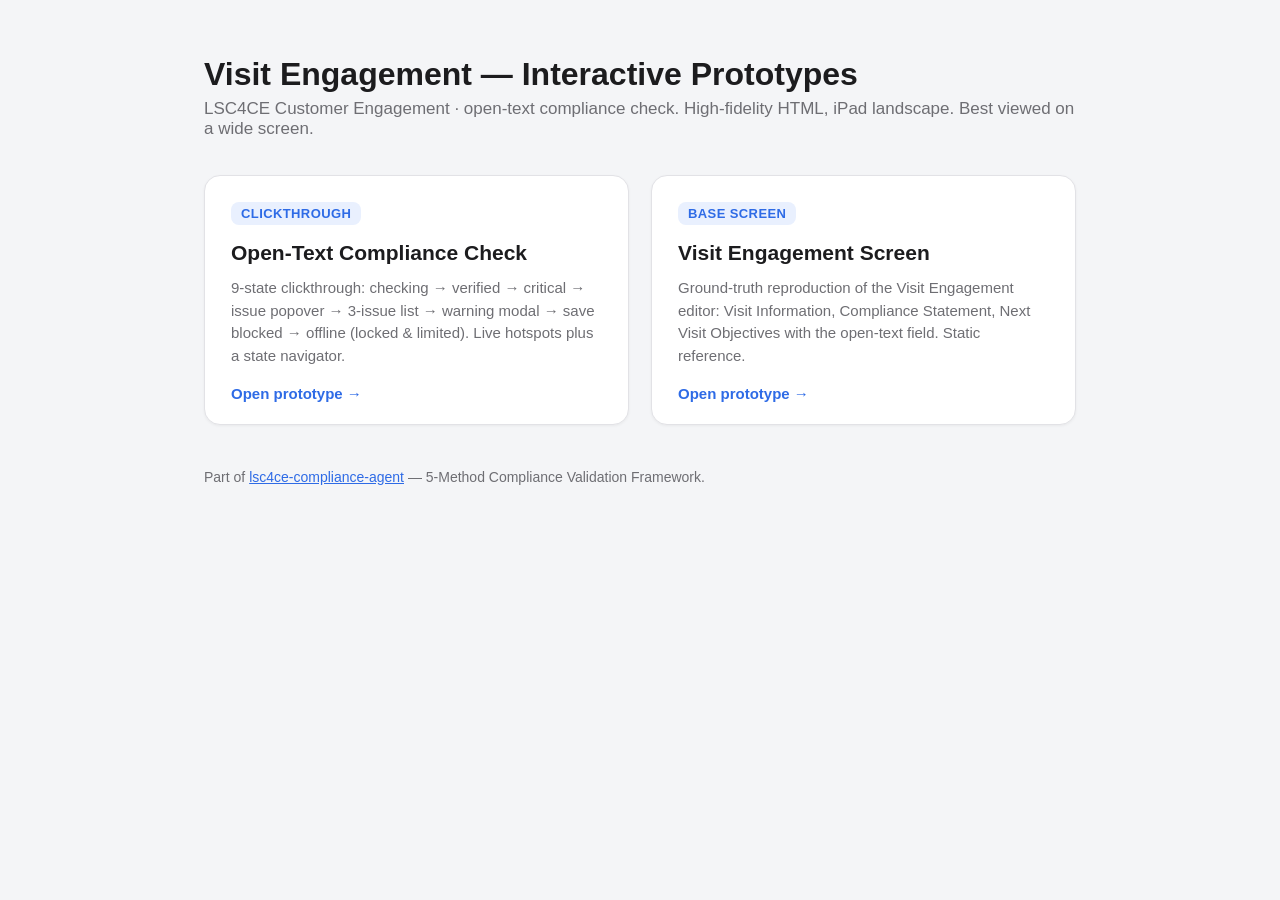
<file: docs/prototypes/index.html>
<!DOCTYPE html>
<html lang="en">
<head>
<meta charset="UTF-8" />
<meta name="viewport" content="width=device-width, initial-scale=1.0" />
<title>LSC4CE — Visit Engagement Prototypes</title>
<style>
  :root { --blue:#2E6BE6; --ink:#1C1C1E; --muted:#6E6E73; --card:#fff; --bg:#F4F5F7; --border:#E2E2E6; }
  * { box-sizing:border-box; }
  body { margin:0; background:var(--bg); color:var(--ink);
    font-family:-apple-system,BlinkMacSystemFont,"SF Pro Text","Helvetica Neue",Arial,sans-serif; }
  .wrap { max-width:920px; margin:0 auto; padding:56px 24px 80px; }
  h1 { font-size:32px; margin:0 0 6px; }
  .sub { color:var(--muted); font-size:17px; margin:0 0 36px; }
  .grid { display:grid; grid-template-columns:1fr 1fr; gap:22px; }
  @media (max-width:720px){ .grid { grid-template-columns:1fr; } }
  .card { background:var(--card); border:1px solid var(--border); border-radius:16px; padding:26px 26px 22px;
    text-decoration:none; color:inherit; display:flex; flex-direction:column; gap:10px;
    box-shadow:0 1px 3px rgba(0,0,0,.05); transition:.15s; }
  .card:hover { box-shadow:0 8px 24px rgba(0,0,0,.10); transform:translateY(-2px); border-color:#cfd3da; }
  .tag { align-self:flex-start; font-size:13px; font-weight:700; letter-spacing:.4px; text-transform:uppercase;
    color:var(--blue); background:#E9F0FE; padding:4px 10px; border-radius:8px; }
  .card h2 { font-size:21px; margin:6px 0 2px; }
  .card p { font-size:15px; color:var(--muted); line-height:1.5; margin:0; }
  .card .go { margin-top:8px; color:var(--blue); font-weight:600; font-size:15px; }
  footer { margin-top:44px; color:var(--muted); font-size:14px; }
  footer a { color:var(--blue); }
</style>
</head>
<body>
  <div class="wrap">
    <h1>Visit Engagement — Interactive Prototypes</h1>
    <p class="sub">LSC4CE Customer Engagement · open-text compliance check. High-fidelity HTML, iPad landscape. Best viewed on a wide screen.</p>
    <div class="grid">
      <a class="card" href="visit-engagement-compliance-clickthrough.html">
        <span class="tag">Clickthrough</span>
        <h2>Open-Text Compliance Check</h2>
        <p>9-state clickthrough: checking → verified → critical → issue popover → 3-issue list → warning modal → save blocked → offline (locked & limited). Live hotspots plus a state navigator.</p>
        <span class="go">Open prototype →</span>
      </a>
      <a class="card" href="visit-engagement.html">
        <span class="tag">Base screen</span>
        <h2>Visit Engagement Screen</h2>
        <p>Ground-truth reproduction of the Visit Engagement editor: Visit Information, Compliance Statement, Next Visit Objectives with the open-text field. Static reference.</p>
        <span class="go">Open prototype →</span>
      </a>
    </div>
    <footer>
      Part of <a href="../../">lsc4ce-compliance-agent</a> — 5-Method Compliance Validation Framework.
    </footer>
  </div>
</body>
</html>
</file>
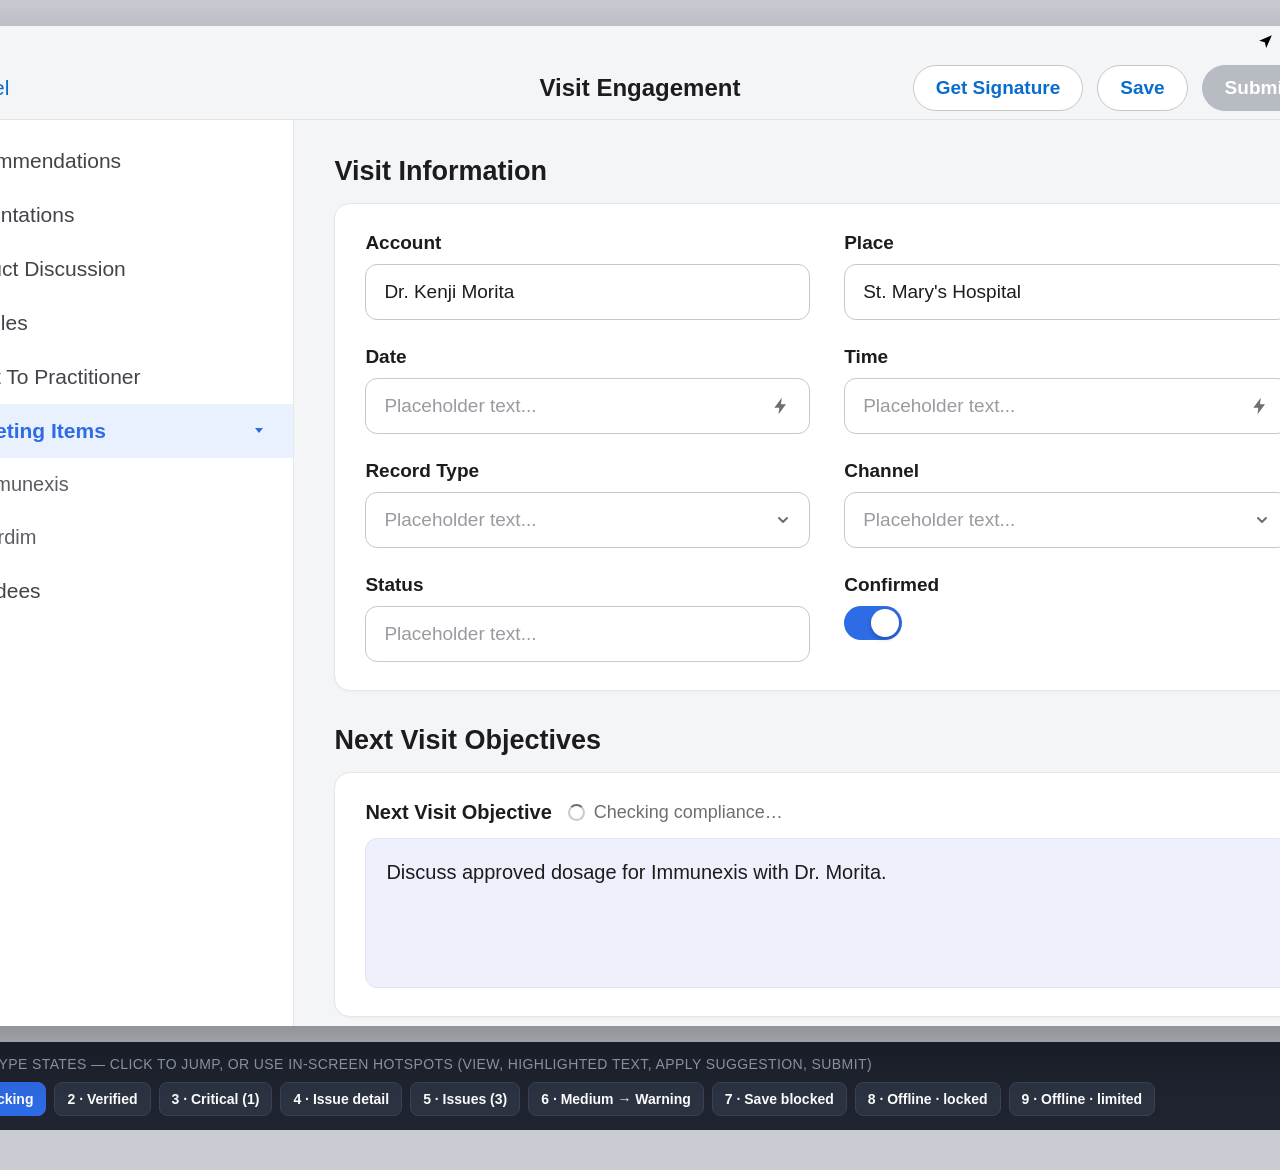
<file: docs/prototypes/visit-engagement-compliance-clickthrough.html>
<!DOCTYPE html>
<html lang="en">
<head>
<meta charset="UTF-8" />
<meta name="viewport" content="width=device-width, initial-scale=1.0" />
<title>LSC4CE — Visit Engagement · Open-Text Compliance Clickthrough</title>
<!--
  Clickthrough prototype: Open-text Compliance Check on the Next Visit Objective field.
  Built on the existing Visit Engagement prototype shell; states match the attached
  design-guidance mockups. iPad landscape, light appearance.

  States: checking → verified → critical (1) → popover → issues (3) → medium+warning
  modal → save-blocked → offline-locked → offline-limited.
  Use the "Prototype states" bar under the device, or click real hotspots
  (View, highlighted text, Apply Suggestion, Submit/Save, error close).
-->
<style>
  :root {
    --bg:#F4F5F7; --card:#FFFFFF; --title:#1C1C1E; --text:#1C1C1E;
    --label:#1C1C1E; --muted:#8A8A8E; --border:#C7C7CC;
    --blue:#2E6BE6; --blue-ink:#0A6CCB;
    --crit:#C62033; --crit-bg:#FBE0E4; --crit-band:#FDECEE;
    --med:#B9770E; --med-bg:#FCEBD0;
    --low:#9A7B12; --low-bg:#FBF3C9;
    --green:#1E9E5A;
    --radius-card:16px; --radius-ctl:12px;
  }
  * { box-sizing:border-box; -webkit-font-smoothing:antialiased; }
  html,body { margin:0; padding:0; background:#c9ccd3;
    font-family:-apple-system,BlinkMacSystemFont,"SF Pro Text","SF Pro Display","Helvetica Neue",Arial,sans-serif;
    color:var(--text); }
  .stage { display:flex; flex-direction:column; align-items:center; padding:26px 18px 40px; gap:16px; }

  .screen { width:1440px; height:1000px; background:var(--bg); border-radius:14px;
    overflow:hidden; position:relative; display:flex; flex-direction:column;
    box-shadow:0 24px 60px rgba(0,0,0,.35); }

  /* Status bar */
  .statusbar { height:30px; flex:0 0 auto; display:flex; align-items:center; justify-content:space-between;
    padding:0 22px 0 26px; font-size:15px; font-weight:600; color:#000; }
  .statusbar .right { display:flex; align-items:center; gap:8px; }

  /* Offline bar */
  .offline-bar { display:none; height:40px; flex:0 0 auto; align-items:center; justify-content:center; gap:10px;
    background:#1C1C1E; color:#fff; font-size:17px; font-weight:500; }
  .offline-bar.show { display:flex; }

  /* Nav bar */
  .navbar { flex:0 0 auto; height:64px; display:grid; grid-template-columns:1fr auto 1fr; align-items:center;
    padding:0 24px; background:var(--bg); border-bottom:1px solid #E2E2E6; }
  .nav-cancel { justify-self:start; color:var(--blue-ink); font-size:21px; cursor:pointer; }
  .nav-title { justify-self:center; font-size:24px; font-weight:700; color:var(--title); }
  .nav-actions { justify-self:end; display:flex; align-items:center; gap:14px; }
  .btn { display:inline-flex; align-items:center; gap:8px; height:46px; padding:0 22px;
    border-radius:23px; font-size:19px; font-weight:600; cursor:pointer; border:1.5px solid var(--pill,#C6C6CB); background:var(--card); }
  .btn.outline { color:var(--blue-ink); border-color:#C6C6CB; }
  .btn.filled { background:var(--blue); border-color:var(--blue); color:#fff; }
  .btn.disabled { color:#B0B4BB !important; background:#EDEDF0 !important; border-color:#E2E2E6 !important; cursor:default; }
  .btn.filled.disabled { color:#fff !important; background:#B7BBC2 !important; border-color:#B7BBC2 !important; }
  .btn .caret { display:inline-block; }

  /* Top error banner */
  .topbanner { display:none; align-items:center; gap:12px; background:var(--crit-band);
    color:var(--crit); font-size:19px; font-weight:600; padding:16px 24px; }
  .topbanner.show { display:flex; }
  .topbanner .x { margin-left:auto; cursor:pointer; color:var(--crit); font-size:22px; line-height:1; }

  /* Content */
  .content-row { flex:1 1 auto; display:flex; min-height:0; }
  .sidebar { flex:0 0 26%; max-width:26%; background:var(--card); border-right:1px solid #E8E8EC;
    padding:14px 0; overflow-y:auto; }
  .nav-item { display:flex; align-items:center; padding:15px 26px; font-size:21px; color:#43434A; cursor:pointer; }
  .nav-item.sub { padding-left:52px; font-size:20px; color:#5c5c62; }
  .nav-item.active { background:#E9F0FE; color:var(--blue); font-weight:700; }
  .nav-item .sp { margin-left:auto; }

  .main { flex:1 1 auto; overflow-y:auto; padding:26px 40px 60px; min-width:0; position:relative; }
  .section-row { display:flex; align-items:center; margin:10px 0 16px; }
  .section-title { font-size:27px; font-weight:700; color:var(--title); }
  .section-badge { margin-left:auto; }

  .card { background:var(--card); border:1px solid #E6E6EA; border-radius:var(--radius-card);
    box-shadow:0 1px 3px rgba(0,0,0,.04); padding:28px 30px; margin-bottom:34px; }

  /* Field grid */
  .grid { display:grid; grid-template-columns:1fr 1fr; gap:26px 34px; }
  .field { display:flex; flex-direction:column; gap:10px; }
  .field .flabel { font-size:19px; font-weight:700; color:var(--label); }
  .input { height:56px; border:1.5px solid var(--border); border-radius:var(--radius-ctl);
    background:var(--card); display:flex; align-items:center; padding:0 18px; font-size:19px; color:var(--text); }
  .input .ph { color:#9A9AA0; }
  .input .trail { margin-left:auto; color:#6E6E73; display:inline-flex; }
  .toggle { width:58px; height:34px; border-radius:17px; background:var(--blue); position:relative; }
  .toggle .knob { position:absolute; top:3px; right:3px; width:28px; height:28px; border-radius:50%;
    background:#fff; box-shadow:0 2px 4px rgba(0,0,0,.25); }

  /* Next Visit Objective */
  .nvo-head { display:flex; align-items:center; gap:16px; margin-bottom:14px; }
  .nvo-label { font-size:20px; font-weight:700; color:var(--title); }
  #nviStatus { display:inline-flex; align-items:center; gap:8px; font-size:18px; }

  .ta-wrap { position:relative; }
  .textarea { min-height:150px; border:1.5px solid var(--border); border-radius:var(--radius-ctl);
    background:var(--card); padding:18px 20px; font-size:20px; line-height:1.5; color:var(--text); }
  .textarea.tinted { background:#EEF1FB; border-color:#DfE4F5; }
  .textarea .ph { color:#9A9AA0; }
  .textarea.locked { background:#F3F3F5; color:#9A9AA0; }
  .lock-overlay { position:absolute; inset:0; display:none; flex-direction:column; align-items:center;
    justify-content:center; gap:6px; text-align:center; }
  .lock-overlay.show { display:flex; }
  .lock-overlay .l1 { display:inline-flex; align-items:center; gap:10px; font-size:20px; font-weight:700; color:#4a4a4f; }
  .lock-overlay .l2 { font-size:16px; color:#8A8A8E; }

  /* highlight spans */
  .hl-critical { background:#FCE4E7; border-bottom:2px solid var(--crit); border-radius:3px; padding:0 2px; }
  .hl-medium   { background:#FBE7C6; border-bottom:2px solid #E0902A; border-radius:3px; padding:0 2px; }
  .hl-low      { background:#FBF3C9; border-bottom:2px solid #C9A227; border-radius:3px; padding:0 2px; }
  .hl-critical { cursor:pointer; }
  .hl-boldred  { color:var(--crit); font-weight:700; }

  /* severity pills */
  .pill { display:inline-flex; align-items:center; gap:7px; height:34px; padding:0 14px; border-radius:17px;
    font-size:17px; font-weight:700; }
  .pill-crit { background:var(--crit-bg); color:var(--crit); }
  .pill-med  { background:var(--med-bg); color:var(--med); }
  .pill-low  { background:var(--low-bg); color:var(--low); }
  .pill-gray { background:#ECECEE; color:#4a4a4f; }
  .pill-offline { background:var(--low-bg); color:#8a6d0f; }
  .badge-verified { color:var(--green); font-weight:700; display:inline-flex; align-items:center; gap:8px; }
  .badge-checking { color:#6E6E73; display:inline-flex; align-items:center; gap:9px; }
  .spinner { width:17px; height:17px; border:2.5px solid #C9C9CE; border-top-color:#6E6E73; border-radius:50%;
    animation:spin .8s linear infinite; }
  @keyframes spin { to { transform:rotate(360deg); } }

  /* alert */
  .alert { margin-top:18px; background:var(--crit-band); border-left:5px solid var(--crit);
    border-radius:12px; padding:16px 20px; }
  .alert-head { display:flex; align-items:center; gap:12px; }
  .alert-head .msg { color:var(--crit); font-weight:700; font-size:19px; }
  .alert-head .ctrls { margin-left:auto; display:flex; align-items:center; gap:14px; }
  .view-btn { border:1.5px solid var(--crit); color:var(--crit); border-radius:18px; height:36px;
    padding:0 18px; font-size:17px; font-weight:600; background:transparent; cursor:pointer; }
  .alert-chev { cursor:pointer; color:var(--crit); display:inline-flex; }
  .alert-list { margin-top:14px; display:none; flex-direction:column; gap:14px; }
  .alert-list.show { display:flex; }
  .alert-row { display:flex; align-items:center; gap:16px; }
  .alert-row .desc { font-size:18px; }
  .alert-row.crit .desc { color:var(--crit); }
  .alert-row.med .desc  { color:var(--med); }
  .alert-row.low .desc  { color:var(--low); }
  .alert.flat { border-left-color:var(--crit); }
  .alert.flat .plain { color:var(--crit); font-weight:700; font-size:19px; }

  /* popover */
  .popover { display:none; position:absolute; top:150px; left:40px; width:660px; z-index:40;
    background:#fff; border-radius:16px; box-shadow:0 18px 50px rgba(0,0,0,.28); padding:22px 24px; }
  .popover.show { display:block; }
  .popover .pv-title { font-size:22px; font-weight:700; margin:14px 0 10px; }
  .popover .pv-desc { font-size:18px; color:#4a4a4f; line-height:1.45; }
  .popover .pv-doc { display:inline-flex; align-items:center; gap:9px; margin-top:14px; color:var(--blue-ink);
    font-size:18px; font-weight:600; text-decoration:none; }
  .popover .pv-actions { display:flex; align-items:center; gap:22px; margin-top:20px; }

  /* modal */
  .scrim { display:none; position:absolute; inset:0; background:rgba(0,0,0,.38); z-index:60;
    align-items:center; justify-content:center; }
  .scrim.show { display:flex; }
  .modal { width:560px; background:#fff; border-radius:22px; padding:36px 40px; text-align:center;
    box-shadow:0 30px 80px rgba(0,0,0,.35); }
  .modal .ic { width:78px; height:78px; border-radius:50%; background:#FCE8CF; display:flex; align-items:center;
    justify-content:center; margin:0 auto 20px; }
  .modal .m-title { font-size:26px; font-weight:700; }
  .modal .m-body { font-size:19px; color:#4a4a4f; line-height:1.5; margin:14px 0 8px; }
  .modal hr { border:none; border-top:1px solid #ECECEF; margin:22px 0; }
  .modal .m-btn { display:block; width:100%; height:58px; border-radius:14px; font-size:20px; font-weight:700;
    cursor:pointer; margin-top:14px; border:1.5px solid transparent; }
  .modal .m-btn.primary { background:var(--blue); color:#fff; }
  .modal .m-btn.ghost { background:#fff; color:var(--title); border-color:#D6D6DB; }

  /* toast */
  .toast { position:absolute; bottom:34px; left:50%; transform:translateX(-50%) translateY(20px);
    background:#1C1C1E; color:#fff; padding:15px 26px; border-radius:14px; font-size:18px; font-weight:600;
    opacity:0; transition:.25s; z-index:80; }
  .toast.show { opacity:1; transform:translateX(-50%) translateY(0); }

  /* navigator */
  .navigator { width:1440px; background:#1f2430; color:#fff; border-radius:12px; padding:14px 18px; }
  .navigator .nv-title { font-size:14px; letter-spacing:.4px; text-transform:uppercase; color:#9aa3b2; margin-bottom:10px; }
  .navigator .chips { display:flex; flex-wrap:wrap; gap:8px; }
  .navigator .chip { background:#2c3342; color:#dfe4ee; border:1px solid #3a4356; border-radius:8px;
    padding:8px 12px; font-size:14px; cursor:pointer; }
  .navigator .chip b { color:#fff; }
  .navigator .chip.active { background:var(--blue); border-color:var(--blue); color:#fff; }

  .main::-webkit-scrollbar,.sidebar::-webkit-scrollbar { width:9px; }
  .main::-webkit-scrollbar-thumb,.sidebar::-webkit-scrollbar-thumb { background:rgba(0,0,0,.16); border-radius:5px; }
</style>
</head>
<body>
<div class="stage">
  <div class="screen" id="screen">

    <!-- status bar -->
    <div class="statusbar">
      <span>9:41</span>
      <span class="right">
        <svg width="17" height="17" viewBox="0 0 24 24"><path d="M3 11l18-8-8 18-2-8-8-2z" fill="#000"/></svg>
        <svg width="20" height="15" viewBox="0 0 20 15"><path d="M10 14l2.2-2.6a3 3 0 0 0-4.4 0L10 14zm0-6.2a7 7 0 0 1 5 2.1l1.5-1.7a9.3 9.3 0 0 0-13 0L5 9.9a7 7 0 0 1 5-2.1zM10 2A13 13 0 0 0 .8 5.9L2.3 7.6a10.7 10.7 0 0 1 15.4 0l1.5-1.7A13 13 0 0 0 10 2z" fill="#000"/></svg>
        <svg width="28" height="14" viewBox="0 0 28 14"><rect x="1" y="1" width="23" height="12" rx="3" fill="none" stroke="#000" stroke-opacity=".4"/><rect x="3" y="3" width="17" height="8" rx="1.5" fill="#000"/><rect x="25" y="4.5" width="2" height="5" rx="1" fill="#000" fill-opacity=".4"/></svg>
      </span>
    </div>

    <!-- offline bar -->
    <div class="offline-bar" id="offlineBar">
      <svg width="20" height="20" viewBox="0 0 24 24" fill="none" stroke="#fff" stroke-width="2"><circle cx="12" cy="12" r="9"/><path d="M8 8l8 8M16 8l-8 8" stroke-linecap="round"/></svg>
      Offline — some features unavailable
    </div>

    <!-- nav bar -->
    <div class="navbar">
      <span class="nav-cancel">Cancel</span>
      <span class="nav-title">Visit Engagement</span>
      <span class="nav-actions">
        <span class="btn outline" id="getSig">Get Signature</span>
        <span class="btn outline" id="saveBtn" onclick="onSave()">Save</span>
        <span class="btn filled" id="submitBtn" onclick="onSubmit()">Submit
          <span class="caret"><svg width="16" height="16" viewBox="0 0 16 16"><polyline points="4,6 8,10 12,6" fill="none" stroke="#fff" stroke-width="2" stroke-linecap="round" stroke-linejoin="round"/></svg></span>
        </span>
      </span>
    </div>

    <!-- top error banner -->
    <div class="topbanner" id="topBanner">
      <svg width="22" height="22" viewBox="0 0 24 24" fill="none" stroke="#C62033" stroke-width="2"><path d="M12 3l9 16H3z" stroke-linejoin="round"/><path d="M12 10v4M12 17h.01" stroke-linecap="round"/></svg>
      <span>We couldn't perform the action because some fields contain errors. Please correct the highlighted fields.</span>
      <span class="x" onclick="document.getElementById('topBanner').classList.remove('show')">&times;</span>
    </div>

    <!-- content -->
    <div class="content-row">
      <aside class="sidebar">
        <div class="nav-item">Recommendations</div>
        <div class="nav-item">Presentations</div>
        <div class="nav-item">Product Discussion</div>
        <div class="nav-item">Samples</div>
        <div class="nav-item">Direct To Practitioner</div>
        <div class="nav-item active">Marketing Items
          <span class="sp"><svg width="16" height="16" viewBox="0 0 16 16"><polygon points="4,6 12,6 8,11" fill="#2E6BE6"/></svg></span>
        </div>
        <div class="nav-item sub">Immunexis</div>
        <div class="nav-item sub">Cordim</div>
        <div class="nav-item">Attendees</div>
      </aside>

      <main class="main">
        <div class="section-row"><span class="section-title">Visit Information</span></div>
        <section class="card">
          <div class="grid">
            <div class="field"><span class="flabel">Account</span>
              <div class="input"><span id="fAccount">Dr. Kenji Morita</span></div></div>
            <div class="field"><span class="flabel">Place</span>
              <div class="input"><span id="fPlace">St. Mary's Hospital</span></div></div>
            <div class="field"><span class="flabel">Date</span>
              <div class="input"><span class="ph">Placeholder text...</span>
                <span class="trail"><svg width="20" height="20" viewBox="0 0 24 24" fill="#6E6E73"><path d="M13 2L4 14h6l-1 8 9-12h-6z"/></svg></span></div></div>
            <div class="field"><span class="flabel">Time</span>
              <div class="input"><span class="ph">Placeholder text...</span>
                <span class="trail"><svg width="20" height="20" viewBox="0 0 24 24" fill="#6E6E73"><path d="M13 2L4 14h6l-1 8 9-12h-6z"/></svg></span></div></div>
            <div class="field"><span class="flabel">Record Type</span>
              <div class="input"><span class="ph">Placeholder text...</span>
                <span class="trail"><svg width="16" height="16" viewBox="0 0 16 16"><polyline points="4,6 8,10 12,6" fill="none" stroke="#6E6E73" stroke-width="2" stroke-linecap="round" stroke-linejoin="round"/></svg></span></div></div>
            <div class="field"><span class="flabel">Channel</span>
              <div class="input"><span class="ph">Placeholder text...</span>
                <span class="trail"><svg width="16" height="16" viewBox="0 0 16 16"><polyline points="4,6 8,10 12,6" fill="none" stroke="#6E6E73" stroke-width="2" stroke-linecap="round" stroke-linejoin="round"/></svg></span></div></div>
            <div class="field"><span class="flabel">Status</span>
              <div class="input"><span class="ph">Placeholder text...</span></div></div>
            <div class="field"><span class="flabel">Confirmed</span>
              <div class="toggle"><span class="knob"></span></div></div>
          </div>
        </section>

        <div class="section-row">
          <span class="section-title">Next Visit Objectives</span>
          <span class="section-badge" id="sectionBadge"></span>
        </div>
        <section class="card" style="position:relative;">
          <div class="nvo-head">
            <span class="nvo-label">Next Visit Objective</span>
            <span id="nviStatus"></span>
          </div>
          <div class="ta-wrap">
            <div class="textarea" id="nvoText"></div>
            <div class="lock-overlay" id="lockOverlay">
              <span class="l1"><svg width="22" height="22" viewBox="0 0 24 24" fill="none" stroke="#4a4a4f" stroke-width="2"><rect x="4" y="10" width="16" height="11" rx="2"/><path d="M8 10V7a4 4 0 0 1 8 0v3"/></svg> Not Connected — compliance validation required</span>
              <span class="l2">When you're back online, this field becomes editable</span>
            </div>
          </div>
          <div id="alertArea"></div>

          <!-- popover -->
          <div class="popover" id="popover">
            <span class="pill pill-crit"><svg width="17" height="17" viewBox="0 0 24 24" fill="none" stroke="#C62033" stroke-width="2"><circle cx="12" cy="12" r="9"/><path d="M12 7v6M12 16h.01" stroke-linecap="round"/></svg> Critical</span>
            <div class="pv-title">Off-label promotion</div>
            <div class="pv-desc">References to off-label uses violate FDA regulations. Consider replacing with: <i>Discuss FDA-approved indications for Immunexis in adults.</i></div>
            <a class="pv-doc">
              <svg width="18" height="18" viewBox="0 0 24 24" fill="none" stroke="#0A6CCB" stroke-width="2"><path d="M6 2h9l5 5v15H6z"/><path d="M14 2v6h6"/></svg>
              SOP-001-2024 — Off-Label Promotion</a>
            <div class="pv-actions">
              <span class="btn filled" onclick="applySuggestion()">Apply Suggestion</span>
              <span style="color:var(--blue-ink);font-size:19px;font-weight:600;cursor:pointer;" onclick="closePopover()">Keep as is</span>
            </div>
          </div>
        </section>
      </main>
    </div>

    <!-- warning modal -->
    <div class="scrim" id="modalScrim">
      <div class="modal">
        <div class="ic"><svg width="40" height="40" viewBox="0 0 24 24" fill="none" stroke="#E8912A" stroke-width="2"><path d="M12 3l9 16H3z" stroke-linejoin="round"/><path d="M12 10v4M12 17h.01" stroke-linecap="round"/></svg></div>
        <div class="m-title">Compliance Warning</div>
        <div class="m-body">1 medium-severity issue was found in your Next Visit Objective. You can save this visit, but this content will be flagged for compliance review.</div>
        <hr/>
        <button class="m-btn primary" onclick="proceedAnyway()">Proceed Anyway</button>
        <button class="m-btn ghost" onclick="closeModal()">Go Back to Edit</button>
      </div>
    </div>

    <div class="toast" id="toast"></div>
  </div>

  <!-- prototype state navigator -->
  <div class="navigator" id="navigator">
    <div class="nv-title">Prototype states — click to jump, or use in-screen hotspots (View, highlighted text, Apply Suggestion, Submit)</div>
    <div class="chips" id="chips"></div>
  </div>
</div>

<script>
const SUGGESTION = "Discuss FDA-approved indications for Immunexis in adults.";

const scenes = {
  checking: {
    label:"1 · Checking",
    status:{type:"checking"}, tint:true,
    text:"Discuss approved dosage for Immunexis with Dr. Morita.",
    submit:"disabled", save:"outline"
  },
  verified: {
    label:"2 · Verified",
    status:{type:"verified"}, tint:true,
    text:"Discuss approved dosage for Immunexis with Dr. Morita.",
    submit:"filled", save:"outline"
  },
  critical1: {
    label:"3 · Critical (1)",
    status:{type:"pill", cls:"pill-crit", text:"1 issue — Critical"},
    text:'Discuss <span class="hl-critical" onclick="openPopover()">off-label</span> use of Immunexis for pediatric patients.',
    alert:{kind:"critical1"}, submit:"disabled", save:"outline"
  },
  popover: {
    label:"4 · Issue detail",
    status:{type:"pill", cls:"pill-crit", text:"1 issue — Critical"},
    text:'Discuss <span class="hl-critical" onclick="openPopover()">off-label</span> use of Immunexis for pediatric patients.',
    alert:{kind:"critical1"}, submit:"disabled", save:"outline", showPopover:true
  },
  issues3: {
    label:"5 · Issues (3)",
    status:{type:"pill", cls:"pill-crit", text:"3 issues — Critical (highest)"},
    text:'Discuss <span class="hl-critical" onclick="openPopover()">off-label</span> use of Immunexis for pediatric patients — it’s the <span class="hl-medium">best drug</span> and works <span class="hl-low">better than</span> any competitor.',
    alert:{kind:"issues3", expanded:true}, submit:"disabled", save:"outline"
  },
  medium1: {
    label:"6 · Medium → Warning",
    status:{type:"pill", cls:"pill-med", text:"1 issue — Medium"},
    text:'Discuss dosage for Immunexis — it’s the <span class="hl-medium">best drug</span> available.',
    alert:{kind:"medium1"}, submit:"filled", save:"outline"
  },
  saveblocked: {
    label:"7 · Save blocked",
    topBanner:true,
    sectionBadge:{cls:"pill-crit", text:"1 issue — Critical", icon:"warn"},
    status:{type:"none"},
    text:'Discuss <span class="hl-boldred">off-label</span> use of Immunexis.',
    alert:{kind:"saveblocked"}, submit:"disabled", save:"disabled"
  },
  offlineLocked: {
    label:"8 · Offline · locked",
    offline:true,
    sectionBadge:{cls:"pill-gray", text:"Not Connected", icon:"lock"},
    status:{type:"none"},
    text:'<span class="ph">Describe your plan for the next visit…</span>',
    locked:true, submit:"filled", save:"outline"
  },
  offlineLimited: {
    label:"9 · Offline · limited",
    offline:true,
    sectionBadge:{cls:"pill-offline", text:"Offline mode — limited validation", icon:"offline"},
    status:{type:"none"},
    text:'Discuss <span class="hl-boldred">off-label</span> use of Immunexis.',
    alert:{kind:"offlineLimited"}, submit:"filled", save:"outline"
  }
};

let current = null, checkTimer = null;

function iconSvg(kind){
  if(kind==="warn") return '<svg width="16" height="16" viewBox="0 0 24 24" fill="none" stroke="currentColor" stroke-width="2"><path d="M12 3l9 16H3z" stroke-linejoin="round"/><path d="M12 10v4M12 17h.01" stroke-linecap="round"/></svg>';
  if(kind==="lock") return '<svg width="15" height="15" viewBox="0 0 24 24" fill="none" stroke="currentColor" stroke-width="2"><rect x="4" y="10" width="16" height="11" rx="2"/><path d="M8 10V7a4 4 0 0 1 8 0v3"/></svg>';
  if(kind==="offline") return '<svg width="15" height="15" viewBox="0 0 24 24" fill="none" stroke="currentColor" stroke-width="2"><circle cx="12" cy="12" r="9"/><path d="M8 8l8 8M16 8l-8 8" stroke-linecap="round"/></svg>';
  if(kind==="crit") return '<svg width="16" height="16" viewBox="0 0 24 24" fill="none" stroke="currentColor" stroke-width="2"><circle cx="12" cy="12" r="9"/><path d="M12 7v6M12 16h.01" stroke-linecap="round"/></svg>';
  if(kind==="low") return '<svg width="15" height="15" viewBox="0 0 24 24" fill="none" stroke="currentColor" stroke-width="2"><circle cx="12" cy="12" r="9"/><path d="M12 8h.01M11 12h1v4h1" stroke-linecap="round" stroke-linejoin="round"/></svg>';
  return '';
}

function renderStatus(s){
  const el = document.getElementById('nviStatus');
  if(!s || s.type==="none"){ el.innerHTML=""; return; }
  if(s.type==="checking"){ el.innerHTML='<span class="badge-checking"><span class="spinner"></span> Checking compliance…</span>'; return; }
  if(s.type==="verified"){ el.innerHTML='<span class="badge-verified"><svg width="20" height="20" viewBox="0 0 24 24" fill="none" stroke="#1E9E5A" stroke-width="2"><circle cx="12" cy="12" r="9"/><path d="M8 12l3 3 5-6" stroke-linecap="round" stroke-linejoin="round"/></svg> Verified</span>'; return; }
  if(s.type==="pill"){ el.innerHTML='<span class="pill '+s.cls+'">'+iconSvg(s.cls==="pill-med"?"warn":(s.cls==="pill-low"?"low":"crit"))+' '+s.text+'</span>'; }
}

function renderAlert(a){
  const wrap = document.getElementById('alertArea');
  if(!a){ wrap.innerHTML=""; return; }
  if(a.kind==="critical1"){
    wrap.innerHTML =
      '<div class="alert"><div class="alert-head">'+
        '<svg width="22" height="22" viewBox="0 0 24 24" fill="none" stroke="#C62033" stroke-width="2"><path d="M12 3l9 16H3z" stroke-linejoin="round"/><path d="M12 10v4M12 17h.01" stroke-linecap="round"/></svg>'+
        '<span class="msg">1 issue detected · Highest severity: Critical</span>'+
        '<span class="ctrls"><button class="view-btn" onclick="openPopover()">View</button>'+
        '<span class="alert-chev" onclick="toggleAlert()"><svg width="20" height="20" viewBox="0 0 20 20"><polyline points="5,8 10,13 15,8" fill="none" stroke="#C62033" stroke-width="2" stroke-linecap="round" stroke-linejoin="round"/></svg></span></span>'+
      '</div></div>';
  } else if(a.kind==="issues3"){
    wrap.innerHTML =
      '<div class="alert"><div class="alert-head">'+
        '<span class="msg">3 issues detected · Highest severity: Critical</span>'+
        '<span class="ctrls"><span class="alert-chev" onclick="toggleAlert()"><svg width="20" height="20" viewBox="0 0 20 20"><polyline points="5,12 10,7 15,12" fill="none" stroke="#C62033" stroke-width="2" stroke-linecap="round" stroke-linejoin="round"/></svg></span></span>'+
      '</div>'+
      '<div class="alert-list '+(a.expanded?'show':'')+'" id="alertList">'+
        '<div class="alert-row crit"><span class="pill pill-crit">'+iconSvg("crit")+' Critical</span><span class="desc">Off-label use mentioned in pediatric context.</span></div>'+
        '<div class="alert-row med"><span class="pill pill-med">'+iconSvg("warn")+' Medium</span><span class="desc">Subjective superlative ‘best drug’ used without clinical study ref.</span></div>'+
        '<div class="alert-row low"><span class="pill pill-low">'+iconSvg("low")+' Low</span><span class="desc">Comparison claim ‘better than’ requires head-to-head citation.</span></div>'+
      '</div></div>';
  } else if(a.kind==="medium1"){
    wrap.innerHTML =
      '<div class="alert" style="border-left-color:#E0902A;background:#FDF3E4;"><div class="alert-head">'+
        '<svg width="22" height="22" viewBox="0 0 24 24" fill="none" stroke="#B9770E" stroke-width="2"><path d="M12 3l9 16H3z" stroke-linejoin="round"/><path d="M12 10v4M12 17h.01" stroke-linecap="round"/></svg>'+
        '<span class="msg" style="color:#B9770E;">1 issue detected · Highest severity: Medium</span>'+
        '<span class="ctrls"><button class="view-btn" style="border-color:#B9770E;color:#B9770E;" onclick="showToast(\'Subjective superlative flagged\')">View</button></span>'+
      '</div></div>';
  } else if(a.kind==="saveblocked"){
    wrap.innerHTML = '<div class="alert flat"><span class="plain">1 issue detected · Critical · Save blocked</span></div>';
  } else if(a.kind==="offlineLimited"){
    wrap.innerHTML = '<div class="alert flat"><span class="plain">1 issue detected · Critical</span></div>';
  }
}

function renderSectionBadge(b){
  const el = document.getElementById('sectionBadge');
  if(!b){ el.innerHTML=""; return; }
  el.innerHTML = '<span class="pill '+b.cls+'">'+iconSvg(b.icon)+' '+b.text+'</span>';
}

function setBtn(id, state){
  const el = document.getElementById(id);
  el.classList.remove('outline','filled','disabled');
  if(state==="disabled"){ el.classList.add(id==="submitBtn"?"filled":"outline","disabled"); }
  else { el.classList.add(state); }
}

function goto(key){
  if(checkTimer){ clearTimeout(checkTimer); checkTimer=null; }
  const sc = scenes[key]; if(!sc) return;
  current = key;
  closePopover(); closeModal();

  document.getElementById('offlineBar').classList.toggle('show', !!sc.offline);
  document.getElementById('topBanner').classList.toggle('show', !!sc.topBanner);

  renderStatus(sc.status);
  document.getElementById('nvoText').innerHTML = sc.text || "";
  document.getElementById('nvoText').className = "textarea" + (sc.tint?" tinted":"") + (sc.locked?" locked":"");
  document.getElementById('lockOverlay').classList.toggle('show', !!sc.locked);
  renderAlert(sc.alert);
  renderSectionBadge(sc.sectionBadge);
  setBtn('submitBtn', sc.submit||"filled");
  setBtn('saveBtn', sc.save||"outline");
  if(sc.showPopover) openPopover();

  // active chip
  document.querySelectorAll('.chip').forEach(c=>c.classList.toggle('active', c.dataset.k===key));

  // auto-advance the checking state
  if(key==="checking"){ checkTimer = setTimeout(()=>goto('verified'), 1800); }
}

function openPopover(){ document.getElementById('popover').classList.add('show'); }
function closePopover(){ document.getElementById('popover').classList.remove('show'); }
function toggleAlert(){ const l=document.getElementById('alertList'); if(l) l.classList.toggle('show'); }

function applySuggestion(){
  document.getElementById('nvoText').innerHTML = SUGGESTION;
  closePopover();
  showToast("Suggestion applied");
  setTimeout(()=>goto('checking'), 350);
}

function onSubmit(){
  const sc = scenes[current]; if(!sc || sc.submit==="disabled") return;
  if(current==="verified"){ showToast("Visit submitted for compliance review"); }
  else if(current==="medium1"){ openModal(); }
  else if(current==="offlineLimited"){ showToast("Saved offline — will re-validate when reconnected"); }
  else if(current==="offlineLocked"){ showToast("Reconnect to complete compliance validation"); }
}
function onSave(){
  const sc = scenes[current]; if(!sc || sc.save==="disabled") return;
  if(current==="medium1"){ openModal(); }
  else if(current==="critical1"||current==="issues3"){ goto('saveblocked'); }
  else { showToast("Draft saved"); }
}

function openModal(){ document.getElementById('modalScrim').classList.add('show'); }
function closeModal(){ document.getElementById('modalScrim').classList.remove('show'); }
function proceedAnyway(){ closeModal(); showToast("Saved — flagged for compliance review"); }

let toastTimer=null;
function showToast(msg){
  const t=document.getElementById('toast'); t.textContent=msg; t.classList.add('show');
  if(toastTimer) clearTimeout(toastTimer);
  toastTimer=setTimeout(()=>t.classList.remove('show'), 2200);
}

// build navigator chips
const chips = document.getElementById('chips');
Object.keys(scenes).forEach(k=>{
  const c=document.createElement('span'); c.className='chip'; c.dataset.k=k;
  c.innerHTML='<b>'+scenes[k].label+'</b>'; c.onclick=()=>goto(k); chips.appendChild(c);
});

// initial scene (supports ?s=key for screenshotting)
const params = new URLSearchParams(location.search);
goto(params.get('s') && scenes[params.get('s')] ? params.get('s') : 'checking');
</script>
</body>
</html>
</file>
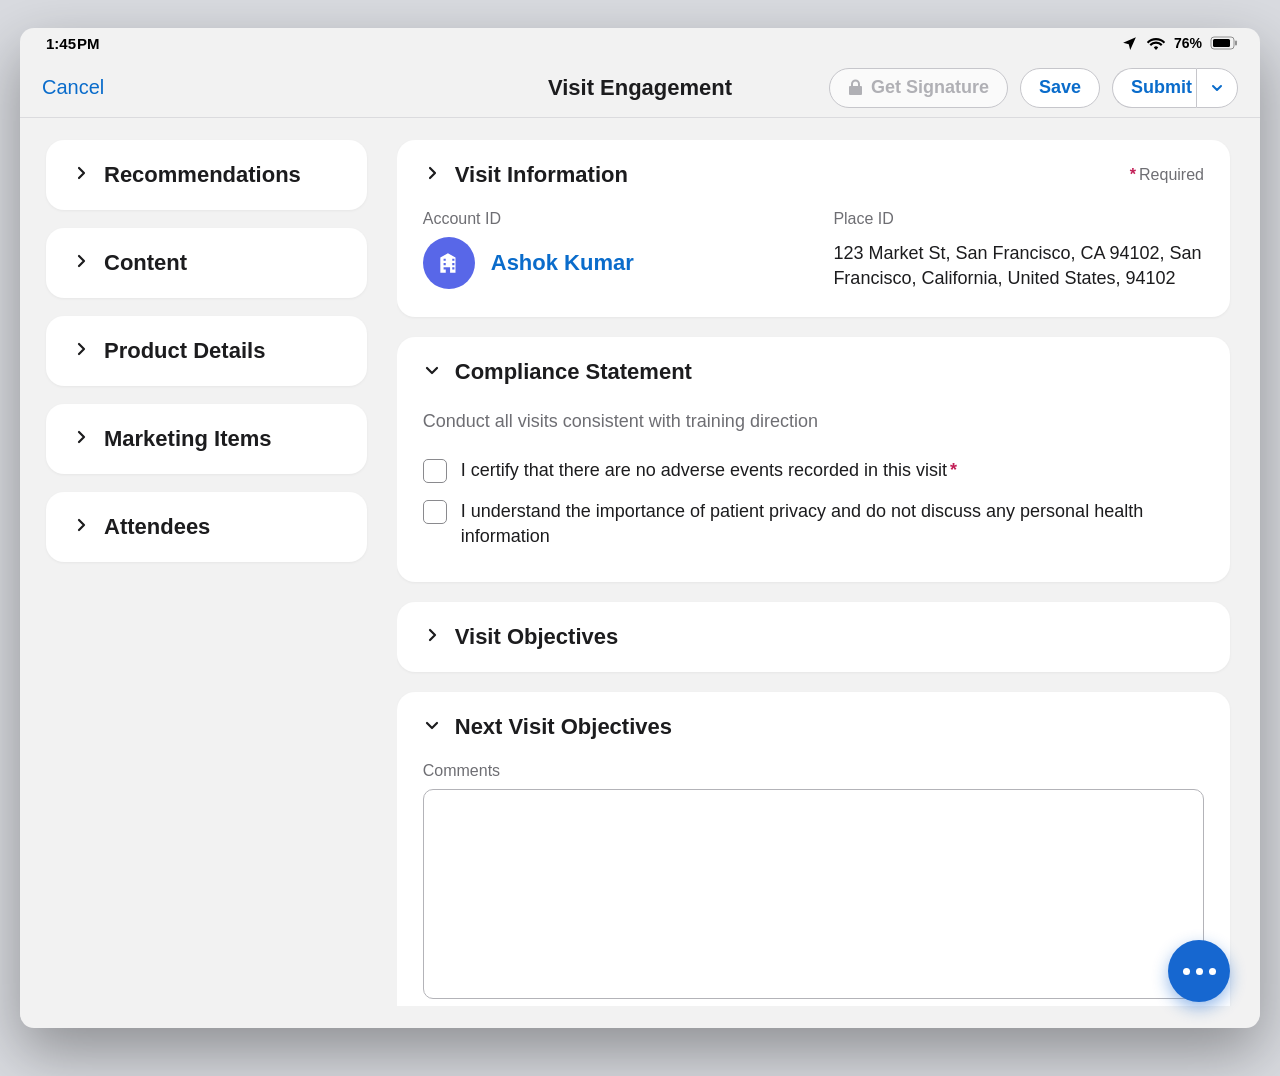
<file: docs/prototypes/visit-engagement.html>
<!DOCTYPE html>
<html lang="en">
<head>
<meta charset="UTF-8" />
<meta name="viewport" content="width=device-width, initial-scale=1.0" />
<title>LSC4CE — Visit Engagement</title>
<!--
  High-fidelity HTML rendering of the LSC4CE Customer Engagement iPad app
  "Visit Engagement" screen. Traced directly from device screenshots
  (2026-09-04) — this version matches the real rendered UI, not just the
  Swift source composition tree. iPad landscape, light appearance.
-->
<style>
  :root {
    --bg:          #F2F2F2;
    --card:        #FFFFFF;
    --title:       #1C1C1E;
    --label:       #6E6E73;
    --text:        #1C1C1E;
    --req:         #C21E56;   /* required asterisk (raspberry-red) */
    --border:      #B3B3B8;   /* field borders */
    --border-soft: #E5E5EA;   /* card hairlines */
    --icon:        #8A8A8E;   /* clock / mic / dropdown chevrons */
    --blue:        #0A6CCB;   /* links + toolbar text */
    --pill:        #C6C6CB;   /* toolbar button borders */
    --fab:         #1667D0;
    --radius-card: 18px;
    --radius-ctl:  10px;
  }

  * { box-sizing: border-box; -webkit-font-smoothing: antialiased; }
  html, body {
    margin: 0; padding: 0;
    background: #d9dbe0;
    font-family: -apple-system, BlinkMacSystemFont, "SF Pro Text", "SF Pro Display",
                 "Helvetica Neue", Arial, sans-serif;
    color: var(--text);
  }
  .stage { display: flex; justify-content: center; padding: 28px 20px 48px; }

  /* iPad landscape screen (~1.44 aspect) */
  .screen {
    width: 1440px; height: 1000px;
    background: var(--bg);
    border-radius: 14px;
    overflow: hidden;
    display: flex; flex-direction: column;
    position: relative;
    box-shadow: 0 24px 60px rgba(0,0,0,.35);
  }

  /* Status bar */
  .statusbar {
    height: 30px; flex: 0 0 auto;
    display: flex; align-items: center; justify-content: space-between;
    padding: 0 22px 0 26px;
    font-size: 15px; font-weight: 600; color: #000;
  }
  .statusbar .right { display: flex; align-items: center; gap: 8px; }
  .statusbar svg { display: block; }

  /* Navigation / toolbar */
  .navbar {
    flex: 0 0 auto; height: 60px;
    display: grid; grid-template-columns: 1fr auto 1fr; align-items: center;
    padding: 0 22px;
    background: var(--bg);
    border-bottom: 1px solid #DBDBDE;
  }
  .nav-cancel { justify-self: start; color: var(--blue); font-size: 20px; cursor: pointer; }
  .nav-title  { justify-self: center; font-size: 22px; font-weight: 600; color: var(--title); }
  .nav-actions { justify-self: end; display: flex; align-items: center; gap: 12px; }
  .btn-pill {
    display: inline-flex; align-items: center; gap: 8px;
    height: 40px; padding: 0 18px;
    border: 1px solid var(--pill); border-radius: 20px;
    background: var(--card); color: var(--blue);
    font-size: 18px; font-weight: 600; cursor: pointer;
  }
  .btn-pill.disabled { color: #B0B0B5; background: #FAFAFA; cursor: default; }
  .btn-split { display: inline-flex; align-items: stretch; }
  .btn-split .main { border-radius: 20px 0 0 20px; border-right: none; }
  .btn-split .caret {
    display: inline-flex; align-items: center; justify-content: center;
    width: 42px; height: 40px;
    border: 1px solid var(--pill); border-radius: 0 20px 20px 0;
    background: var(--card); cursor: pointer;
  }

  /* Content row */
  .content-row { flex: 1 1 auto; display: flex; gap: 30px; padding: 22px 26px; min-height: 0; }

  /* Sidebar — collapsed section cards */
  .sidebar { flex: 0 0 27%; max-width: 27%; display: flex; flex-direction: column; gap: 18px; }

  /* Main — scrolling form */
  .main { flex: 1 1 auto; overflow-y: auto; padding-right: 4px; min-width: 0; }
  .main > .card { margin-bottom: 20px; }

  /* Card + collapsible header */
  .card {
    background: var(--card);
    border-radius: var(--radius-card);
    box-shadow: 0 1px 3px rgba(0,0,0,.05);
  }
  .card-head {
    display: flex; align-items: center; gap: 14px;
    padding: 22px 26px;
    cursor: default;
  }
  .card-head .chev { flex: 0 0 auto; }
  .card-head .h-title { font-size: 22px; font-weight: 600; color: var(--title); }
  .card-head .req-legend {
    margin-left: auto; font-size: 16px; color: var(--label);
    display: inline-flex; align-items: center; gap: 3px;
  }
  .card-head .req-legend b { color: var(--req); font-weight: 700; }
  .card-body { padding: 0 26px 26px; }

  /* Two-column field layout */
  .cols { display: flex; gap: 40px; }
  .col  { flex: 1 1 0; display: flex; flex-direction: column; gap: 22px; min-width: 0; }

  .field { display: flex; flex-direction: column; gap: 9px; }
  .field .label { font-size: 16px; color: var(--label); display: inline-flex; align-items: center; gap: 4px; }
  .field .label .req { color: var(--req); font-weight: 700; font-size: 17px; order: -1; }
  .field .label.req-after .req { order: 0; }

  /* Controls */
  .ctl {
    position: relative;
    display: flex; align-items: center;
    min-height: 54px; padding: 0 16px;
    border: 1px solid var(--border); border-radius: var(--radius-ctl);
    background: var(--card); font-size: 18px; color: var(--text);
  }
  .ctl .val { flex: 1 1 auto; }
  .ctl .val.multiline { padding: 12px 0; line-height: 1.35; }
  .ctl .trail { flex: 0 0 auto; margin-left: 12px; color: var(--icon); display: inline-flex; }

  /* Account card */
  .acct { flex-direction: column; align-items: stretch; padding: 20px; gap: 12px; min-height: 150px; justify-content: center; }
  .acct-row { display: flex; align-items: center; gap: 16px; }
  .avatar { width: 52px; height: 52px; border-radius: 50%; background: #5867E8;
            display: flex; align-items: center; justify-content: center; flex: 0 0 auto; }
  .acct-name { color: var(--blue); font-size: 22px; font-weight: 600; text-decoration: none; }
  .acct-switch { color: var(--blue); font-size: 17px; margin-left: 68px; margin-top: -4px; }
  .summary-val { font-size: 18px; color: var(--text); line-height: 1.4; padding-top: 4px; }

  /* Text area (Visit Notes / Comments) */
  .textarea {
    position: relative;
    border: 1px solid var(--border); border-radius: var(--radius-ctl);
    background: var(--card);
  }
  .textarea.notes { height: 262px; }
  .textarea.comments { height: 210px; }
  .textarea .mic { position: absolute; right: 16px; bottom: 14px; color: var(--icon); }

  /* Toggle */
  .toggle { width: 54px; height: 32px; border-radius: 16px; background: #E4E4E6;
            position: relative; box-shadow: inset 0 0 0 1px rgba(0,0,0,.04); }
  .toggle .knob { position: absolute; top: 2px; left: 2px; width: 28px; height: 28px;
                  border-radius: 50%; background: #fff; box-shadow: 0 2px 4px rgba(0,0,0,.2); }

  /* Compliance */
  .compliance .intro { font-size: 18px; color: var(--label); margin: 4px 0 18px; }
  .check-row { display: flex; align-items: flex-start; gap: 14px; padding: 8px 0; }
  .checkbox { width: 24px; height: 24px; flex: 0 0 auto; margin-top: 1px;
              border: 1.5px solid #8A8A8E; border-radius: 5px; }
  .check-label { font-size: 18px; color: var(--text); line-height: 1.35; }
  .check-label .req { color: var(--req); font-weight: 700; margin-left: 3px; }

  /* Next Visit Objectives */
  .field-block { display: flex; flex-direction: column; gap: 9px; }

  /* Floating action button */
  .fab {
    position: absolute; right: 30px; bottom: 26px;
    width: 62px; height: 62px; border-radius: 50%;
    background: var(--fab); color: #fff;
    display: flex; align-items: center; justify-content: center;
    box-shadow: 0 6px 16px rgba(22,103,208,.45); cursor: pointer;
  }
  .fab .dots { display: flex; gap: 6px; }
  .fab .dots i { width: 7px; height: 7px; border-radius: 50%; background: #fff; display: block; }

  .main::-webkit-scrollbar { width: 9px; }
  .main::-webkit-scrollbar-thumb { background: rgba(0,0,0,.16); border-radius: 5px; }
</style>
</head>
<body>
<div class="stage">
  <div class="screen">

    <!-- Status bar -->
    <div class="statusbar">
      <span>1:45&#8202;PM</span>
      <span class="right">
        <!-- location arrow -->
        <svg width="17" height="17" viewBox="0 0 24 24"><path d="M3 11l18-8-8 18-2-8-8-2z" fill="#000"/></svg>
        <!-- wifi -->
        <svg width="20" height="15" viewBox="0 0 20 15"><path d="M10 14l2.2-2.6a3 3 0 0 0-4.4 0L10 14zm0-6.2a7 7 0 0 1 5 2.1l1.5-1.7a9.3 9.3 0 0 0-13 0L5 9.9a7 7 0 0 1 5-2.1zM10 2A13 13 0 0 0 .8 5.9L2.3 7.6a10.7 10.7 0 0 1 15.4 0l1.5-1.7A13 13 0 0 0 10 2z" fill="#000"/></svg>
        <span style="font-size:14px;font-weight:600;">76%</span>
        <!-- battery -->
        <svg width="28" height="14" viewBox="0 0 28 14"><rect x="1" y="1" width="23" height="12" rx="3" fill="none" stroke="#000" stroke-opacity=".4"/><rect x="3" y="3" width="17" height="8" rx="1.5" fill="#000"/><rect x="25" y="4.5" width="2" height="5" rx="1" fill="#000" fill-opacity=".4"/></svg>
      </span>
    </div>

    <!-- Navigation bar -->
    <div class="navbar">
      <span class="nav-cancel">Cancel</span>
      <span class="nav-title">Visit Engagement</span>
      <span class="nav-actions">
        <span class="btn-pill disabled">
          <svg width="15" height="17" viewBox="0 0 15 17"><path d="M3 7V5a4.5 4.5 0 0 1 9 0v2h1a1 1 0 0 1 1 1v7a1 1 0 0 1-1 1H2a1 1 0 0 1-1-1V8a1 1 0 0 1 1-1h1zm2 0h5V5a2.5 2.5 0 0 0-5 0v2z" fill="#B0B0B5"/></svg>
          Get Signature
        </span>
        <span class="btn-pill">Save</span>
        <span class="btn-split">
          <span class="btn-pill main">Submit</span>
          <span class="caret">
            <svg width="16" height="16" viewBox="0 0 16 16"><polyline points="4,6 8,10 12,6" fill="none" stroke="#0A6CCB" stroke-width="2" stroke-linecap="round" stroke-linejoin="round"/></svg>
          </span>
        </span>
      </span>
    </div>

    <!-- Content -->
    <div class="content-row">

      <!-- Sidebar: collapsed section cards -->
      <aside class="sidebar">
        <div class="card"><div class="card-head">
          <span class="chev"><svg width="18" height="18" viewBox="0 0 18 18"><polyline points="7,4 12,9 7,14" fill="none" stroke="#1C1C1E" stroke-width="2.2" stroke-linecap="round" stroke-linejoin="round"/></svg></span>
          <span class="h-title">Recommendations</span>
        </div></div>
        <div class="card"><div class="card-head">
          <span class="chev"><svg width="18" height="18" viewBox="0 0 18 18"><polyline points="7,4 12,9 7,14" fill="none" stroke="#1C1C1E" stroke-width="2.2" stroke-linecap="round" stroke-linejoin="round"/></svg></span>
          <span class="h-title">Content</span>
        </div></div>
        <div class="card"><div class="card-head">
          <span class="chev"><svg width="18" height="18" viewBox="0 0 18 18"><polyline points="7,4 12,9 7,14" fill="none" stroke="#1C1C1E" stroke-width="2.2" stroke-linecap="round" stroke-linejoin="round"/></svg></span>
          <span class="h-title">Product Details</span>
        </div></div>
        <div class="card"><div class="card-head">
          <span class="chev"><svg width="18" height="18" viewBox="0 0 18 18"><polyline points="7,4 12,9 7,14" fill="none" stroke="#1C1C1E" stroke-width="2.2" stroke-linecap="round" stroke-linejoin="round"/></svg></span>
          <span class="h-title">Marketing Items</span>
        </div></div>
        <div class="card"><div class="card-head">
          <span class="chev"><svg width="18" height="18" viewBox="0 0 18 18"><polyline points="7,4 12,9 7,14" fill="none" stroke="#1C1C1E" stroke-width="2.2" stroke-linecap="round" stroke-linejoin="round"/></svg></span>
          <span class="h-title">Attendees</span>
        </div></div>
      </aside>

      <!-- Main form -->
      <main class="main">

        <!-- Visit Information (collapsed — summary shows Account name + Place ID) -->
        <section class="card">
          <div class="card-head">
            <span class="chev"><svg width="18" height="18" viewBox="0 0 18 18"><polyline points="7,4 12,9 7,14" fill="none" stroke="#1C1C1E" stroke-width="2.2" stroke-linecap="round" stroke-linejoin="round"/></svg></span>
            <span class="h-title">Visit Information</span>
            <span class="req-legend"><b>*</b> Required</span>
          </div>
          <div class="card-body">
            <div class="cols">
              <div class="col">
                <div class="field">
                  <span class="label">Account ID</span>
                  <div class="acct-row">
                    <span class="avatar">
                      <svg width="26" height="26" viewBox="0 0 24 24" fill="#fff"><path d="M4 21V7l7-4 7 4v14h-5v-5H9v5H4zm3-3h2v-2H7v2zm0-4h2v-2H7v2zm0-4h2V8H7v2zm8 8h2v-2h-2v2zm0-4h2v-2h-2v2zm0-4h2V8h-2v2z"/></svg>
                    </span>
                    <a class="acct-name">Ashok Kumar</a>
                  </div>
                </div>
              </div>
              <div class="col">
                <div class="field">
                  <span class="label">Place ID</span>
                  <span class="summary-val">123 Market St, San Francisco, CA 94102, San Francisco, California, United States, 94102</span>
                </div>
              </div>
            </div>
          </div>
        </section>

        <!-- Compliance Statement (expanded) -->
        <section class="card">
          <div class="card-head">
            <span class="chev"><svg width="18" height="18" viewBox="0 0 18 18"><polyline points="4,7 9,12 14,7" fill="none" stroke="#1C1C1E" stroke-width="2.2" stroke-linecap="round" stroke-linejoin="round"/></svg></span>
            <span class="h-title">Compliance Statement</span>
          </div>
          <div class="card-body compliance">
            <p class="intro">Conduct all visits consistent with training direction</p>
            <div class="check-row">
              <span class="checkbox"></span>
              <span class="check-label">I certify that there are no adverse events recorded in this visit<span class="req">*</span></span>
            </div>
            <div class="check-row">
              <span class="checkbox"></span>
              <span class="check-label">I understand the importance of patient privacy and do not discuss any personal health information</span>
            </div>
          </div>
        </section>

        <!-- Visit Objectives (collapsed) -->
        <section class="card">
          <div class="card-head">
            <span class="chev"><svg width="18" height="18" viewBox="0 0 18 18"><polyline points="7,4 12,9 7,14" fill="none" stroke="#1C1C1E" stroke-width="2.2" stroke-linecap="round" stroke-linejoin="round"/></svg></span>
            <span class="h-title">Visit Objectives</span>
          </div>
        </section>

        <!-- Next Visit Objectives (expanded) -->
        <section class="card">
          <div class="card-head">
            <span class="chev"><svg width="18" height="18" viewBox="0 0 18 18"><polyline points="4,7 9,12 14,7" fill="none" stroke="#1C1C1E" stroke-width="2.2" stroke-linecap="round" stroke-linejoin="round"/></svg></span>
            <span class="h-title">Next Visit Objectives</span>
          </div>
          <div class="card-body">
            <div class="field-block">
              <span class="label" style="font-size:16px;color:var(--label);">Comments</span>
              <div class="textarea comments"></div>
            </div>
          </div>
        </section>

      </main>
    </div>

    <!-- Floating action button -->
    <div class="fab"><span class="dots"><i></i><i></i><i></i></span></div>

  </div>
</div>
</body>
</html>
</file>
